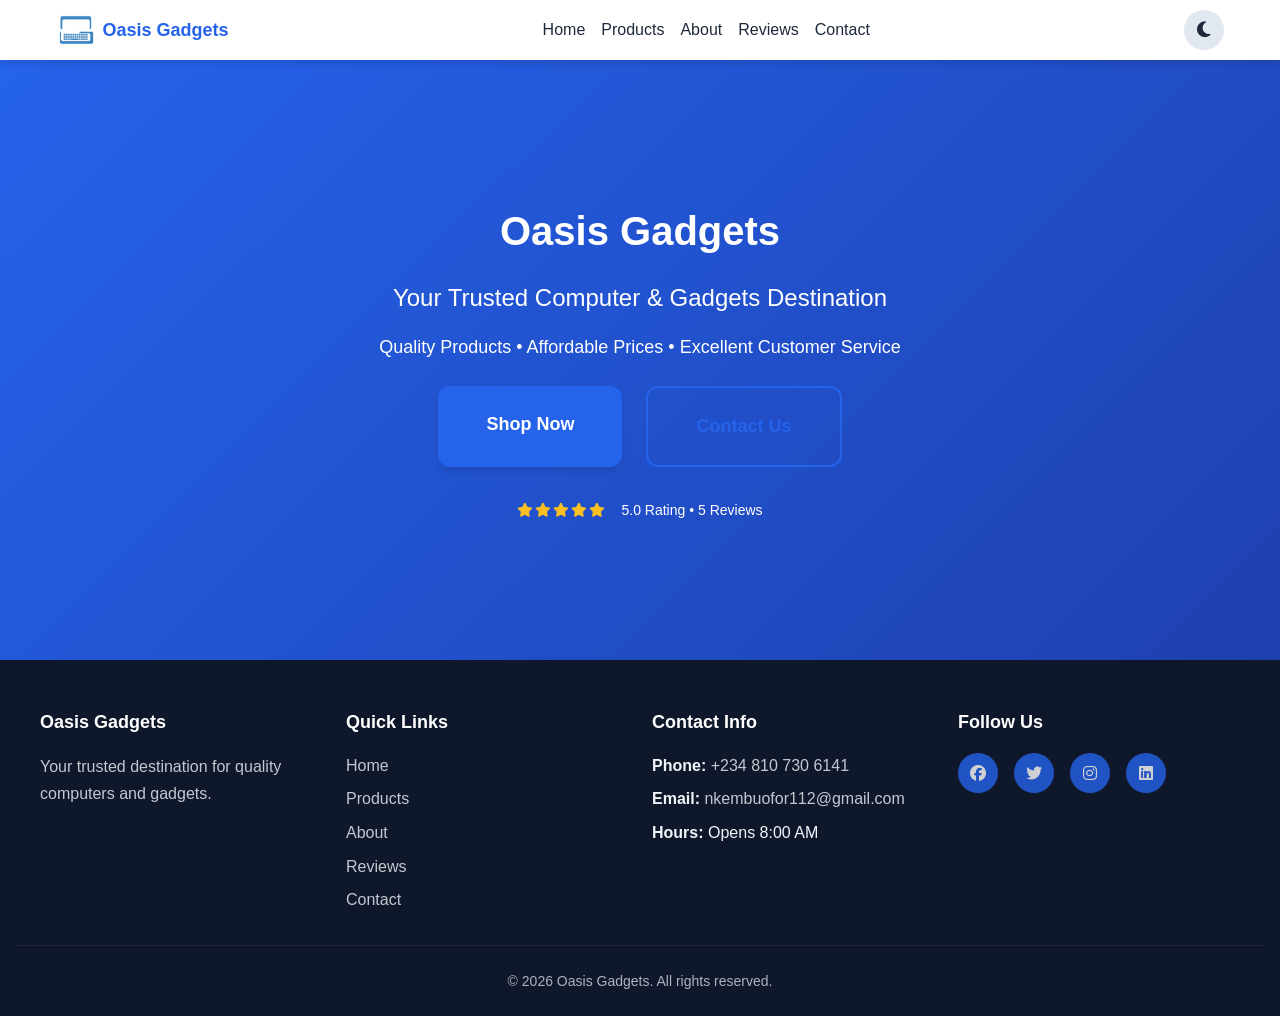
<file: index.html>
<!DOCTYPE html>
<html lang="en">
<head>
    <!-- ===== META TAGS & SEO ===== -->
    <meta charset="UTF-8">
    <meta name="viewport" content="width=device-width, initial-scale=1.0">
    <meta name="description" content="Oasis Gadgets - Your trusted computer and gadgets destination. Quality products, affordable prices, excellent customer service.">
    <meta name="keywords" content="computers, gadgets, laptops, smartphones, accessories, Nigeria">
    <meta name="author" content="Oasis Gadgets">
    <meta name="theme-color" content="#2563eb">
    <meta property="og:title" content="Oasis Gadgets">
    <meta property="og:description" content="Your trusted computer and gadgets destination">
    <meta property="og:type" content="business.business">
    <title>Oasis Gadgets - Home</title>
    <link rel="stylesheet" href="style.css">
    <link rel="stylesheet" href="https://cdnjs.cloudflare.com/ajax/libs/font-awesome/6.4.0/css/all.min.css">
</head>
<body>
    <nav class="navbar">
        <div class="nav-container">
            <div class="nav-logo">
                <img src="Laptops_as_low_as_150k-removebg-preview.png" alt="Oasis Gadgets logo">
                <span>Oasis Gadgets</span>
            </div>
            <ul class="nav-menu" id="navMenu">
                <li class="nav-item"><a href="
                    index.html" class="nav-link active">Home</a></li>
                <li class="nav-item"><a href="product.html" class="nav-link">Products</a></li>
                <li class="nav-item"><a href="about.html" class="nav-link">About</a></li>
                <li class="nav-item"><a href="review.html" class="nav-link">Reviews</a></li>
                <li class="nav-item"><a href="contact.html" class="nav-link">Contact</a></li>
                <li class="nav-item mobile-theme-item"><button class="theme-toggle mobile-theme-toggle" id="themeToggleMobile" aria-label="Toggle dark mode"><i class="fas fa-moon"></i></button></li>
            </ul>
            <button class="theme-toggle desktop-theme-toggle" id="themeToggle" aria-label="Toggle dark mode"><i class="fas fa-moon"></i></button>
            <button class="hamburger" id="hamburger" aria-label="Toggle navigation menu"><span></span><span></span><span></span></button>
        </div>
    </nav>

    <section id="home" class="hero">
        <div class="hero-content">
            <h1 class="hero-title">Oasis Gadgets</h1>
            <p class="hero-tagline">Your Trusted Computer & Gadgets Destination</p>
            <p class="hero-subtitle">Quality Products • Affordable Prices • Excellent Customer Service</p>
            <div class="hero-buttons">
                <a href="product.html" class="btn btn-primary">Shop Now</a>
                <a href="contact.html" class="btn btn-secondary">Contact Us</a>
            </div>
            <div class="rating-badge">
                <div class="stars">
                    <i class="fas fa-star"></i>
                    <i class="fas fa-star"></i>
                    <i class="fas fa-star"></i>
                    <i class="fas fa-star"></i>
                    <i class="fas fa-star"></i>
                </div>
                <span>5.0 Rating • 5 Reviews</span>
            </div>
        </div>
    </section>

    <footer class="footer"><div class="footer-content"><div class="footer-section"><h4>Oasis Gadgets</h4><p>Your trusted destination for quality computers and gadgets.</p></div><div class="footer-section"><h4>Quick Links</h4><ul><li><a href="home.html">Home</a></li><li><a href="product.html">Products</a></li><li><a href="about.html">About</a></li><li><a href="review.html">Reviews</a></li><li><a href="contact.html">Contact</a></li></ul></div><div class="footer-section"><h4>Contact Info</h4><ul><li><strong>Phone:</strong> <a href="tel:+2348107306141">+234 810 730 6141</a></li><li><strong>Email:</strong> <a href="mailto:nkembuofor112@gmail.com">nkembuofor112@gmail.com</a></li><li><strong>Hours:</strong> Opens 8:00 AM</li></ul></div><div class="footer-section"><h4>Follow Us</h4><div class="social-links"><a href="https://facebook.com" target="_blank" rel="noopener noreferrer" aria-label="Facebook"><i class="fab fa-facebook"></i></a><a href="https://twitter.com" target="_blank" rel="noopener noreferrer" aria-label="Twitter"><i class="fab fa-twitter"></i></a><a href="https://instagram.com" target="_blank" rel="noopener noreferrer" aria-label="Instagram"><i class="fab fa-instagram"></i></a><a href="https://linkedin.com" target="_blank" rel="noopener noreferrer" aria-label="LinkedIn"><i class="fab fa-linkedin"></i></a></div></div></div><div class="footer-bottom"><p>&copy; 2026 Oasis Gadgets. All rights reserved.</p></div></footer>
    <script src="main.js"></script>
</body>
</html>
</file>
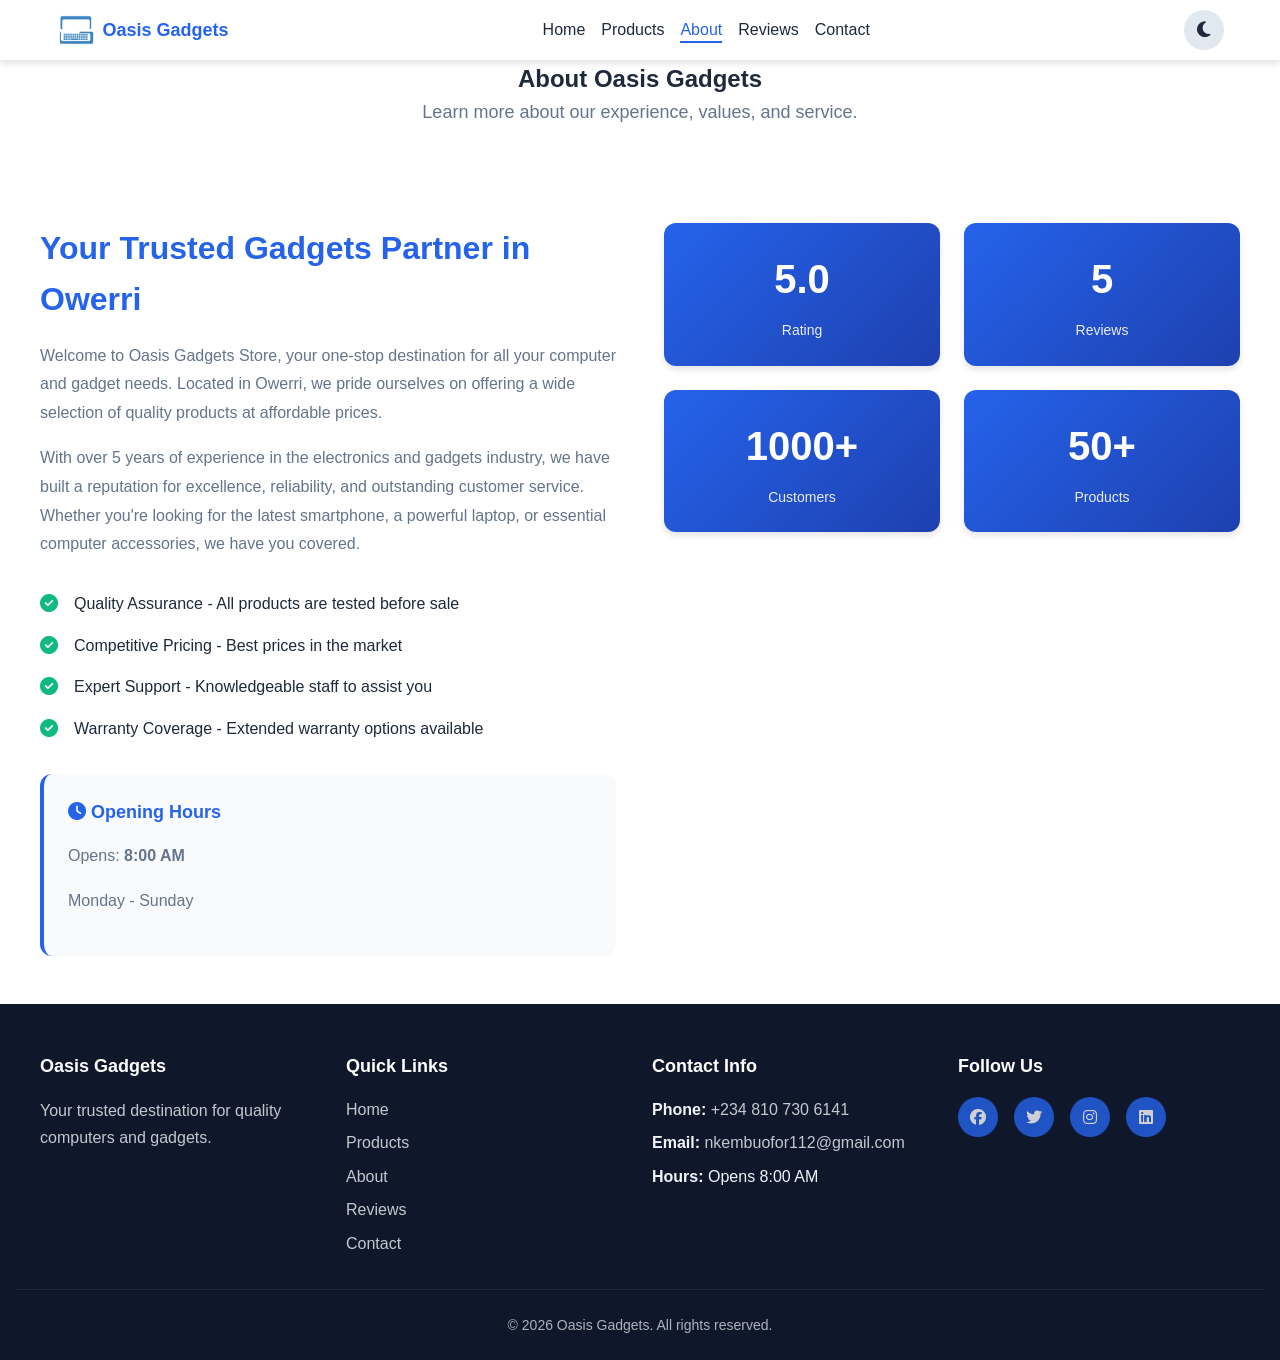
<file: about.html>
<!DOCTYPE html>
<html lang="en">
<head>
    <meta charset="UTF-8">
    <meta name="viewport" content="width=device-width, initial-scale=1.0">
    <meta name="description" content="About Oasis Gadgets.">
    <meta name="theme-color" content="#2563eb">
    <title>Oasis Gadgets - About</title>
    <link rel="stylesheet" href="style.css">
    <link rel="stylesheet" href="https://cdnjs.cloudflare.com/ajax/libs/font-awesome/6.4.0/css/all.min.css">
</head>
<body>
    <nav class="navbar">
        <div class="nav-container">
            <div class="nav-logo"><img src="Laptops_as_low_as_150k-removebg-preview.png" alt="Oasis Gadgets logo"><span>Oasis Gadgets</span></div>
            <ul class="nav-menu" id="navMenu">
                <li class="nav-item"><a href="home.html" class="nav-link">Home</a></li>
                <li class="nav-item"><a href="product.html" class="nav-link">Products</a></li>
                <li class="nav-item"><a href="about.html" class="nav-link active">About</a></li>
                <li class="nav-item"><a href="review.html" class="nav-link">Reviews</a></li>
                <li class="nav-item"><a href="contact.html" class="nav-link">Contact</a></li>
                <li class="nav-item mobile-theme-item"><button class="theme-toggle mobile-theme-toggle" id="themeToggleMobile" aria-label="Toggle dark mode"><i class="fas fa-moon"></i></button></li>
            </ul>
            <button class="theme-toggle desktop-theme-toggle" id="themeToggle" aria-label="Toggle dark mode"><i class="fas fa-moon"></i></button>
            <button class="hamburger" id="hamburger" aria-label="Toggle navigation menu"><span></span><span></span><span></span></button>
        </div>
    </nav>

    <section class="section-header page-header">
        <h1>About Oasis Gadgets</h1>
        <p>Learn more about our experience, values, and service.</p>
    </section>

    <section class="about">
        <div class="about-content">
            <div class="about-text">
                <h3>Your Trusted Gadgets Partner in Owerri</h3>
                <p>Welcome to Oasis Gadgets Store, your one-stop destination for all your computer and gadget needs. Located in Owerri, we pride ourselves on offering a wide selection of quality products at affordable prices.</p>
                <p>With over 5 years of experience in the electronics and gadgets industry, we have built a reputation for excellence, reliability, and outstanding customer service. Whether you're looking for the latest smartphone, a powerful laptop, or essential computer accessories, we have you covered.</p>
                <div class="about-features">
                    <div class="feature"><i class="fas fa-check-circle"></i><span>Quality Assurance - All products are tested before sale</span></div>
                    <div class="feature"><i class="fas fa-check-circle"></i><span>Competitive Pricing - Best prices in the market</span></div>
                    <div class="feature"><i class="fas fa-check-circle"></i><span>Expert Support - Knowledgeable staff to assist you</span></div>
                    <div class="feature"><i class="fas fa-check-circle"></i><span>Warranty Coverage - Extended warranty options available</span></div>
                </div>
                <div class="opening-hours"><h4><i class="fas fa-clock"></i> Opening Hours</h4><p>Opens: <strong>8:00 AM</strong></p><p>Monday - Sunday</p></div>
            </div>
            <div class="about-stats">
                <div class="stat"><span class="stat-number">5.0</span><span class="stat-label">Rating</span></div>
                <div class="stat"><span class="stat-number">5</span><span class="stat-label">Reviews</span></div>
                <div class="stat"><span class="stat-number">1000+</span><span class="stat-label">Customers</span></div>
                <div class="stat"><span class="stat-number">50+</span><span class="stat-label">Products</span></div>
            </div>
        </div>
    </section>

    <footer class="footer"><div class="footer-content"><div class="footer-section"><h4>Oasis Gadgets</h4><p>Your trusted destination for quality computers and gadgets.</p></div><div class="footer-section"><h4>Quick Links</h4><ul><li><a href="home.html">Home</a></li><li><a href="product.html">Products</a></li><li><a href="about.html">About</a></li><li><a href="review.html">Reviews</a></li><li><a href="contact.html">Contact</a></li></ul></div><div class="footer-section"><h4>Contact Info</h4><ul><li><strong>Phone:</strong> <a href="tel:+2348107306141">+234 810 730 6141</a></li><li><strong>Email:</strong> <a href="mailto:nkembuofor112@gmail.com">nkembuofor112@gmail.com</a></li><li><strong>Hours:</strong> Opens 8:00 AM</li></ul></div><div class="footer-section"><h4>Follow Us</h4><div class="social-links"><a href="https://facebook.com" target="_blank" rel="noopener noreferrer" aria-label="Facebook"><i class="fab fa-facebook"></i></a><a href="https://twitter.com" target="_blank" rel="noopener noreferrer" aria-label="Twitter"><i class="fab fa-twitter"></i></a><a href="https://instagram.com" target="_blank" rel="noopener noreferrer" aria-label="Instagram"><i class="fab fa-instagram"></i></a><a href="https://linkedin.com" target="_blank" rel="noopener noreferrer" aria-label="LinkedIn"><i class="fab fa-linkedin"></i></a></div></div></div><div class="footer-bottom"><p>&copy; 2026 Oasis Gadgets. All rights reserved.</p></div></footer>
    <script src="main.js"></script>
</body>
</html>
</file>
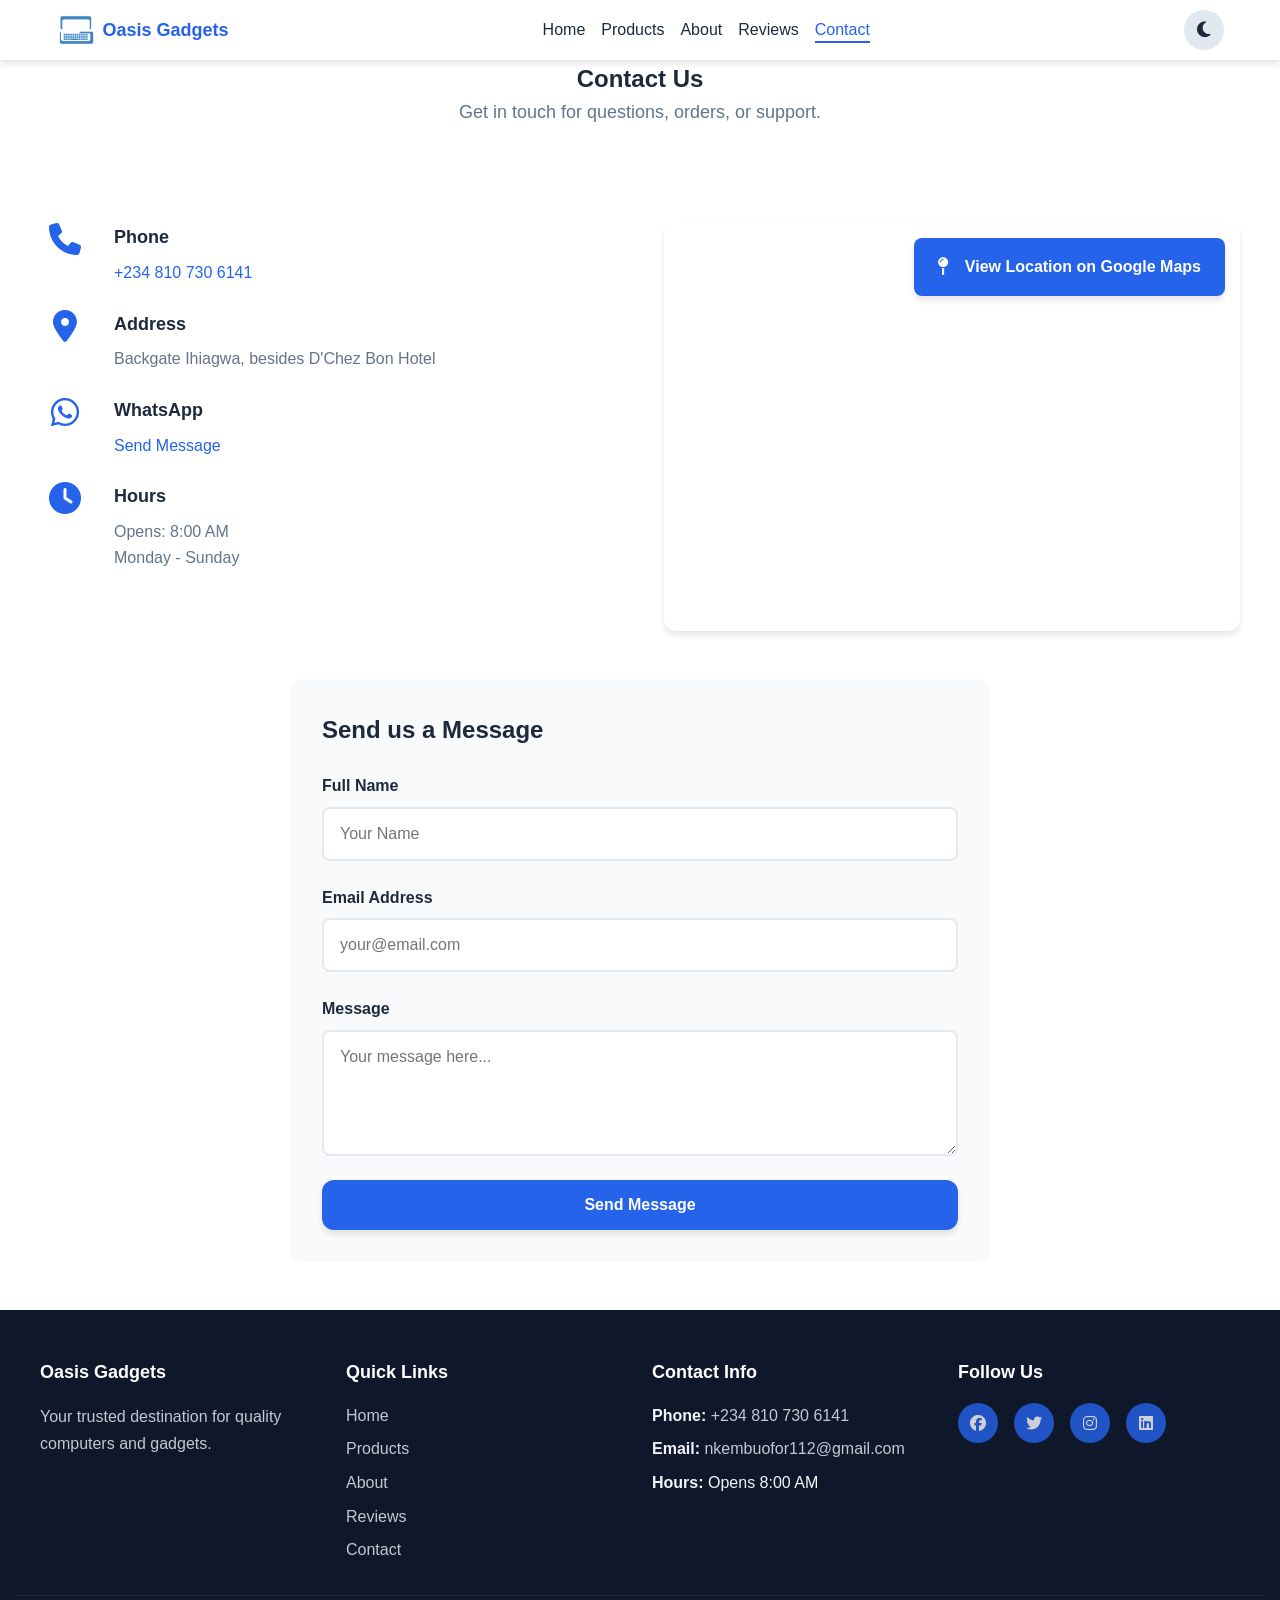
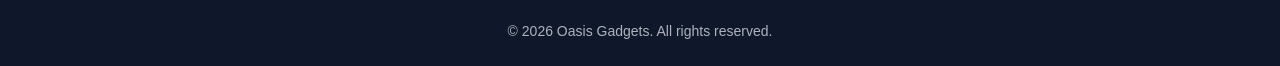
<file: contact.html>
<!DOCTYPE html>
<html lang="en">
<head>
    <meta charset="UTF-8">
    <meta name="viewport" content="width=device-width, initial-scale=1.0">
    <meta name="description" content="Contact Oasis Gadgets.">
    <meta name="theme-color" content="#2563eb">
    <title>Oasis Gadgets - Contact</title>
    <link rel="stylesheet" href="style.css">
    <link rel="stylesheet" href="https://cdnjs.cloudflare.com/ajax/libs/font-awesome/6.4.0/css/all.min.css">
</head>
<body>
    <nav class="navbar">
        <div class="nav-container">
            <div class="nav-logo"><img src="Laptops_as_low_as_150k-removebg-preview.png" alt="Oasis Gadgets logo"><span>Oasis Gadgets</span></div>
            <ul class="nav-menu" id="navMenu">
                <li class="nav-item"><a href="home.html" class="nav-link">Home</a></li>
                <li class="nav-item"><a href="product.html" class="nav-link">Products</a></li>
                <li class="nav-item"><a href="about.html" class="nav-link">About</a></li>
                <li class="nav-item"><a href="review.html" class="nav-link">Reviews</a></li>
                <li class="nav-item"><a href="contact.html" class="nav-link active">Contact</a></li>
                <li class="nav-item mobile-theme-item"><button class="theme-toggle mobile-theme-toggle" id="themeToggleMobile" aria-label="Toggle dark mode"><i class="fas fa-moon"></i></button></li>
            </ul>
            <button class="theme-toggle desktop-theme-toggle" id="themeToggle" aria-label="Toggle dark mode"><i class="fas fa-moon"></i></button>
            <button class="hamburger" id="hamburger" aria-label="Toggle navigation menu"><span></span><span></span><span></span></button>
        </div>
    </nav>

    <section class="section-header page-header">
        <h1>Contact Us</h1>
        <p>Get in touch for questions, orders, or support.</p>
    </section>

    <section class="contact">
        <div class="contact-content">
            <div class="contact-info">
                <div class="contact-item"><div class="contact-icon"><i class="fas fa-phone"></i></div><div class="contact-details"><h4>Phone</h4><a href="tel:+2348107306141">+234 810 730 6141</a></div></div>
                <div class="contact-item"><div class="contact-icon"><i class="fas fa-map-marker-alt"></i></div><div class="contact-details"><h4>Address</h4><p>Backgate Ihiagwa, besides D'Chez Bon Hotel</p></div></div>
                <div class="contact-item"><div class="contact-icon"><i class="fab fa-whatsapp"></i></div><div class="contact-details"><h4>WhatsApp</h4><a href="https://wa.me/2348107306141?text=Hello%20Oasis%20Gadgets%21%20I%20have%20a%20question%20about%20your%20products." target="_blank" rel="noopener noreferrer">Send Message</a></div></div>
                <div class="contact-item"><div class="contact-icon"><i class="fas fa-clock"></i></div><div class="contact-details"><h4>Hours</h4><p>Opens: 8:00 AM<br>Monday - Sunday</p></div></div>
            </div>
            <div class="map-container"><a href="https://maps.app.goo.gl/37957PFzNGYseha68" target="_blank" rel="noopener noreferrer" class="map-link"><i class="fas fa-map-pin"></i><span>View Location on Google Maps</span></a><iframe src="https://www.google.com/maps/embed?pb=!1m18!1m12!1m3!1d3957.892!2d6.8!3d5.5!2m3!1f0!2f0!3f0!3m2!1i1024!2i768!4f13.1!3m3!1m2!1sBackgate%20Ihiagwa%2C%20D'Chez%20Bon%20Hotel!2s5.5,-6.8!5e0!3m2!1sen!2sng!4v1234567890" width="100%" height="400" style="border:0;" allowfullscreen="" loading="lazy" referrerpolicy="no-referrer-when-downgrade"></iframe></div>
        </div>
        <div class="contact-form-container"><h3>Send us a Message</h3><form id="contactForm" class="contact-form"><div class="form-group"><label for="name">Full Name</label><input type="text" id="name" name="name" placeholder="Your Name" required><span class="error-message" id="nameError"></span></div><div class="form-group"><label for="email">Email Address</label><input type="email" id="email" name="email" placeholder="your@email.com" required><span class="error-message" id="emailError"></span></div><div class="form-group"><label for="message">Message</label><textarea id="message" name="message" placeholder="Your message here..." rows="5" required></textarea><span class="error-message" id="messageError"></span></div><button type="submit" class="btn btn-primary">Send Message</button><div class="success-message" id="successMessage"><i class="fas fa-check-circle"></i><span>Thank you! Your message has been sent successfully. We'll get back to you soon!</span></div></form></div>
    </section>

    <footer class="footer"><div class="footer-content"><div class="footer-section"><h4>Oasis Gadgets</h4><p>Your trusted destination for quality computers and gadgets.</p></div><div class="footer-section"><h4>Quick Links</h4><ul><li><a href="home.html">Home</a></li><li><a href="product.html">Products</a></li><li><a href="about.html">About</a></li><li><a href="review.html">Reviews</a></li><li><a href="contact.html">Contact</a></li></ul></div><div class="footer-section"><h4>Contact Info</h4><ul><li><strong>Phone:</strong> <a href="tel:+2348107306141">+234 810 730 6141</a></li><li><strong>Email:</strong> <a href="mailto:nkembuofor112@gmail.com">nkembuofor112@gmail.com</a></li><li><strong>Hours:</strong> Opens 8:00 AM</li></ul></div><div class="footer-section"><h4>Follow Us</h4><div class="social-links"><a href="https://facebook.com" target="_blank" rel="noopener noreferrer" aria-label="Facebook"><i class="fab fa-facebook"></i></a><a href="https://twitter.com" target="_blank" rel="noopener noreferrer" aria-label="Twitter"><i class="fab fa-twitter"></i></a><a href="https://instagram.com" target="_blank" rel="noopener noreferrer" aria-label="Instagram"><i class="fab fa-instagram"></i></a><a href="https://linkedin.com" target="_blank" rel="noopener noreferrer" aria-label="LinkedIn"><i class="fab fa-linkedin"></i></a></div></div></div><div class="footer-bottom"><p>&copy; 2026 Oasis Gadgets. All rights reserved.</p></div></footer>
    <script src="main.js"></script>
</body>
</html>
</file>
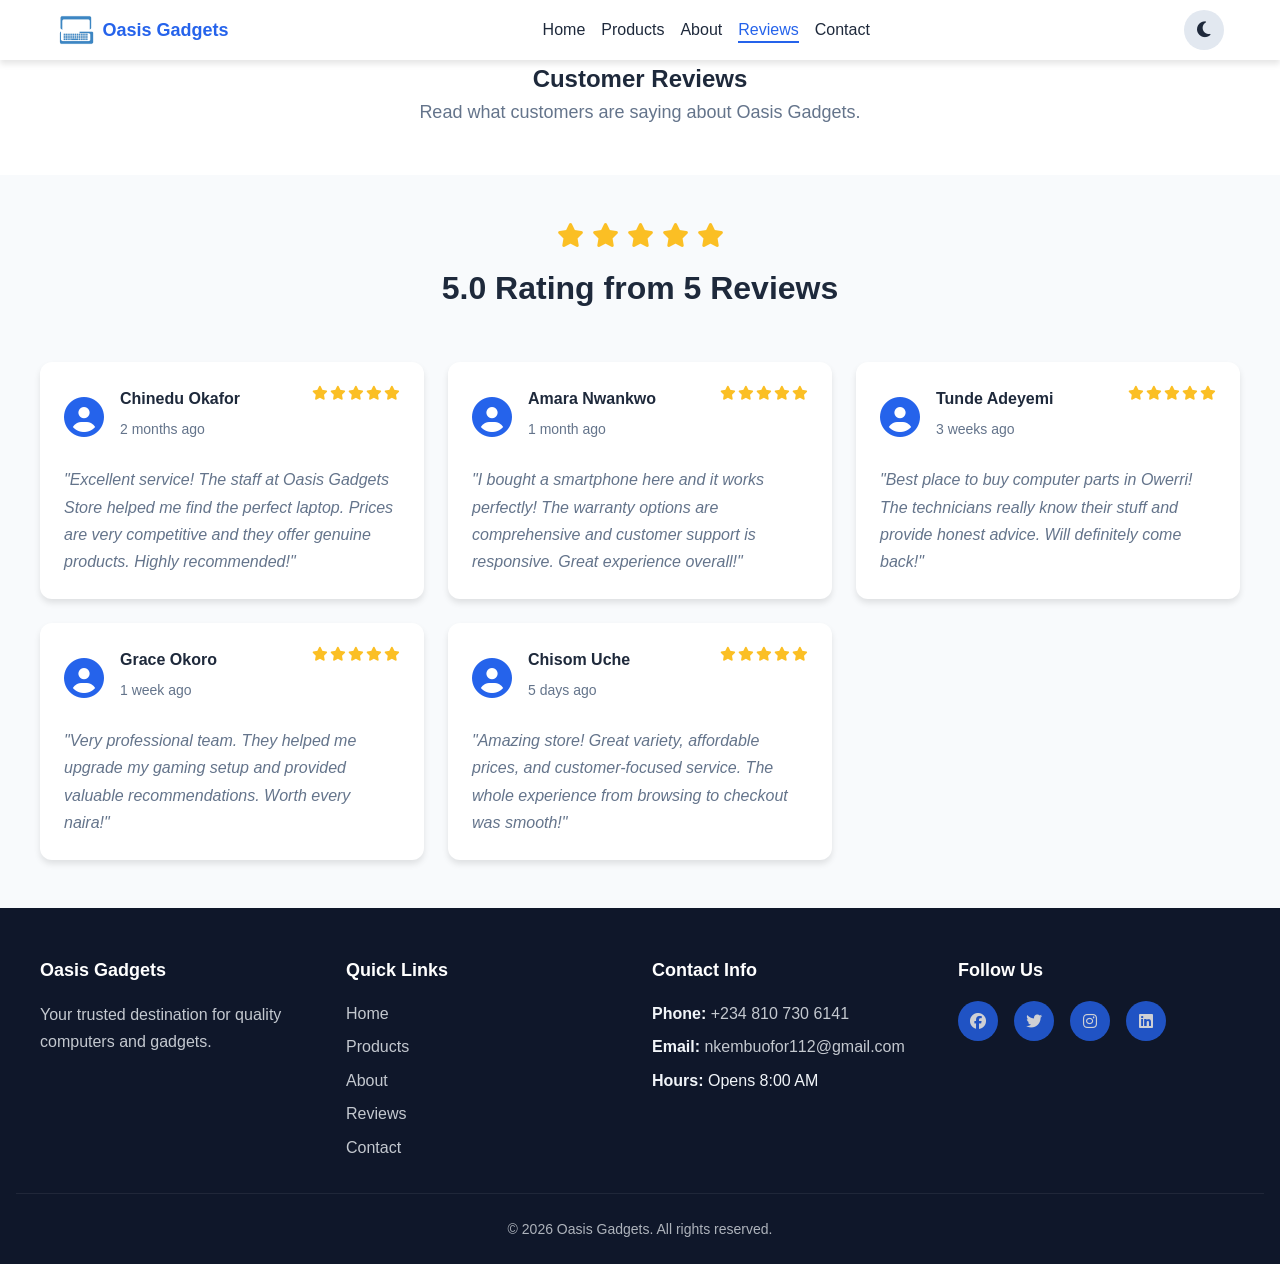
<file: review.html>
<!DOCTYPE html>
<html lang="en">
<head>
    <meta charset="UTF-8">
    <meta name="viewport" content="width=device-width, initial-scale=1.0">
    <meta name="description" content="Customer reviews for Oasis Gadgets.">
    <meta name="theme-color" content="#2563eb">
    <title>Oasis Gadgets - Reviews</title>
    <link rel="stylesheet" href="style.css">
    <link rel="stylesheet" href="https://cdnjs.cloudflare.com/ajax/libs/font-awesome/6.4.0/css/all.min.css">
</head>
<body>
    <nav class="navbar">
        <div class="nav-container">
            <div class="nav-logo"><img src="Laptops_as_low_as_150k-removebg-preview.png" alt="Oasis Gadgets logo"><span>Oasis Gadgets</span></div>
            <ul class="nav-menu" id="navMenu">
                <li class="nav-item"><a href="home.html" class="nav-link">Home</a></li>
                <li class="nav-item"><a href="product.html" class="nav-link">Products</a></li>
                <li class="nav-item"><a href="about.html" class="nav-link">About</a></li>
                <li class="nav-item"><a href="review.html" class="nav-link active">Reviews</a></li>
                <li class="nav-item"><a href="contact.html" class="nav-link">Contact</a></li>
                <li class="nav-item mobile-theme-item"><button class="theme-toggle mobile-theme-toggle" id="themeToggleMobile" aria-label="Toggle dark mode"><i class="fas fa-moon"></i></button></li>
            </ul>
            <button class="theme-toggle desktop-theme-toggle" id="themeToggle" aria-label="Toggle dark mode"><i class="fas fa-moon"></i></button>
            <button class="hamburger" id="hamburger" aria-label="Toggle navigation menu"><span></span><span></span><span></span></button>
        </div>
    </nav>

    <section class="section-header page-header">
        <h1>Customer Reviews</h1>
        <p>Read what customers are saying about Oasis Gadgets.</p>
    </section>

    <section class="reviews">
        <div class="overall-rating"><div class="rating-stars"><i class="fas fa-star"></i><i class="fas fa-star"></i><i class="fas fa-star"></i><i class="fas fa-star"></i><i class="fas fa-star"></i></div><h3>5.0 Rating from 5 Reviews</h3></div>
        <div class="reviews-grid"><div class="review-card"><div class="review-header"><div class="reviewer-info"><div class="reviewer-avatar"><i class="fas fa-user-circle"></i></div><div><h4>Chinedu Okafor</h4><span class="review-date">2 months ago</span></div></div><div class="review-rating"><i class="fas fa-star"></i><i class="fas fa-star"></i><i class="fas fa-star"></i><i class="fas fa-star"></i><i class="fas fa-star"></i></div></div><p class="review-text">"Excellent service! The staff at Oasis Gadgets Store helped me find the perfect laptop. Prices are very competitive and they offer genuine products. Highly recommended!"</p></div><div class="review-card"><div class="review-header"><div class="reviewer-info"><div class="reviewer-avatar"><i class="fas fa-user-circle"></i></div><div><h4>Amara Nwankwo</h4><span class="review-date">1 month ago</span></div></div><div class="review-rating"><i class="fas fa-star"></i><i class="fas fa-star"></i><i class="fas fa-star"></i><i class="fas fa-star"></i><i class="fas fa-star"></i></div></div><p class="review-text">"I bought a smartphone here and it works perfectly! The warranty options are comprehensive and customer support is responsive. Great experience overall!"</p></div><div class="review-card"><div class="review-header"><div class="reviewer-info"><div class="reviewer-avatar"><i class="fas fa-user-circle"></i></div><div><h4>Tunde Adeyemi</h4><span class="review-date">3 weeks ago</span></div></div><div class="review-rating"><i class="fas fa-star"></i><i class="fas fa-star"></i><i class="fas fa-star"></i><i class="fas fa-star"></i><i class="fas fa-star"></i></div></div><p class="review-text">"Best place to buy computer parts in Owerri! The technicians really know their stuff and provide honest advice. Will definitely come back!"</p></div><div class="review-card"><div class="review-header"><div class="reviewer-info"><div class="reviewer-avatar"><i class="fas fa-user-circle"></i></div><div><h4>Grace Okoro</h4><span class="review-date">1 week ago</span></div></div><div class="review-rating"><i class="fas fa-star"></i><i class="fas fa-star"></i><i class="fas fa-star"></i><i class="fas fa-star"></i><i class="fas fa-star"></i></div></div><p class="review-text">"Very professional team. They helped me upgrade my gaming setup and provided valuable recommendations. Worth every naira!"</p></div><div class="review-card"><div class="review-header"><div class="reviewer-info"><div class="reviewer-avatar"><i class="fas fa-user-circle"></i></div><div><h4>Chisom Uche</h4><span class="review-date">5 days ago</span></div></div><div class="review-rating"><i class="fas fa-star"></i><i class="fas fa-star"></i><i class="fas fa-star"></i><i class="fas fa-star"></i><i class="fas fa-star"></i></div></div><p class="review-text">"Amazing store! Great variety, affordable prices, and customer-focused service. The whole experience from browsing to checkout was smooth!"</p></div></div>
    </section>

    <footer class="footer"><div class="footer-content"><div class="footer-section"><h4>Oasis Gadgets</h4><p>Your trusted destination for quality computers and gadgets.</p></div><div class="footer-section"><h4>Quick Links</h4><ul><li><a href="home.html">Home</a></li><li><a href="product.html">Products</a></li><li><a href="about.html">About</a></li><li><a href="review.html">Reviews</a></li><li><a href="contact.html">Contact</a></li></ul></div><div class="footer-section"><h4>Contact Info</h4><ul><li><strong>Phone:</strong> <a href="tel:+2348107306141">+234 810 730 6141</a></li><li><strong>Email:</strong> <a href="mailto:nkembuofor112@gmail.com">nkembuofor112@gmail.com</a></li><li><strong>Hours:</strong> Opens 8:00 AM</li></ul></div><div class="footer-section"><h4>Follow Us</h4><div class="social-links"><a href="https://facebook.com" target="_blank" rel="noopener noreferrer" aria-label="Facebook"><i class="fab fa-facebook"></i></a><a href="https://twitter.com" target="_blank" rel="noopener noreferrer" aria-label="Twitter"><i class="fab fa-twitter"></i></a><a href="https://instagram.com" target="_blank" rel="noopener noreferrer" aria-label="Instagram"><i class="fab fa-instagram"></i></a><a href="https://linkedin.com" target="_blank" rel="noopener noreferrer" aria-label="LinkedIn"><i class="fab fa-linkedin"></i></a></div></div></div><div class="footer-bottom"><p>&copy; 2026 Oasis Gadgets. All rights reserved.</p></div></footer>
    <script src="main.js"></script>
</body>
</html>
</file>
<file: style.css>
/* ===== CSS VARIABLES & COLOR SCHEME ===== */
:root {
    /* Primary Colors */
    --primary-blue: #2563eb;
    --primary-dark: #1e40af;
    --secondary-blue: #3b82f6;
    
    /* Neutral Colors */
    --dark-bg: #0f172a;
    --light-bg: #ffffff;
    --light-gray: #f8fafc;
    --medium-gray: #e2e8f0;
    --dark-gray: #64748b;
    --text-dark: #1e293b;
    --text-light: #f1f5f9;
    
    /* Accent Colors */
    --accent-gold: #fbbf24;
    --accent-green: #10b981;
    --accent-red: #ef4444;
    
    /* Typography */
    --font-family: 'Segoe UI', Tahoma, Geneva, Verdana, sans-serif;
    --font-size-base: 16px;
    --font-size-sm: 14px;
    --font-size-lg: 18px;
    --font-size-xl: 24px;
    --font-size-2xl: 32px;
    --font-size-3xl: 40px;
    
    /* Spacing */
    --spacing-xs: 4px;
    --spacing-sm: 8px;
    --spacing-md: 16px;
    --spacing-lg: 24px;
    --spacing-xl: 32px;
    --spacing-2xl: 48px;
    
    /* Shadows */
    --shadow-sm: 0 1px 2px rgba(0, 0, 0, 0.05);
    --shadow-md: 0 4px 6px rgba(0, 0, 0, 0.1);
    --shadow-lg: 0 10px 15px rgba(0, 0, 0, 0.1);
    --shadow-xl: 0 20px 25px rgba(0, 0, 0, 0.1);
    
    /* Transitions */
    --transition: all 0.3s ease-in-out;
    --transition-fast: all 0.15s ease-in-out;
    --transition-slow: all 0.5s ease-in-out;
    
    /* Border Radius */
    --radius-sm: 4px;
    --radius-md: 8px;
    --radius-lg: 12px;
    --radius-xl: 16px;
}

/* ===== DARK MODE VARIABLES ===== */
/* Overrides for dark mode when .dark-mode class is added to html element */
html.dark-mode {
    --light-bg: #0f172a;
    --light-gray: #1e293b;
    --text-dark: #f1f5f9;
    --medium-gray: #334155;
}

/* ===== CSS RESET & BASE STYLES ===== */
* {
    margin: 0;
    padding: 0;
    box-sizing: border-box;
}

html {
    scroll-behavior: smooth;
    font-size: var(--font-size-base);
}

body {
    font-family: var(--font-family);
    background-color: var(--light-bg);
    color: var(--text-dark);
    line-height: 1.6;
    transition: var(--transition);
}

/* Remove default list styles */
ul, ol {
    list-style: none;
}

/* Remove default link styles */
a {
    text-decoration: none;
    color: inherit;
    transition: var(--transition-fast);
}

/* ===== UTILITY CLASSES ===== */
.container {
    max-width: 1200px;
    margin: 0 auto;
    padding: 0 var(--spacing-md);
}

.section-header {
    text-align: center;
    margin-bottom: var(--spacing-2xl);
}

.section-header h2 {
    font-size: var(--font-size-3xl);
    font-weight: 700;
    margin-bottom: var(--spacing-md);
    color: var(--text-dark);
}

.section-header p {
    font-size: var(--font-size-lg);
    color: var(--dark-gray);
}

/* ===== BUTTONS ===== */
.btn {
    padding: var(--spacing-md) var(--spacing-lg);
    border: none;
    border-radius: var(--radius-lg);
    font-size: var(--font-size-base);
    font-weight: 600;
    cursor: pointer;
    transition: var(--transition-fast);
    display: inline-block;
    text-align: center;
    white-space: nowrap;
}

.btn-primary {
    background-color: var(--primary-blue);
    color: var(--light-text);
    box-shadow: var(--shadow-md);
}

.btn-primary:hover {
    background-color: var(--primary-dark);
    transform: translateY(-2px);
    box-shadow: var(--shadow-lg);
}

.btn-secondary {
    background-color: transparent;
    color: var(--primary-blue);
    border: 2px solid var(--primary-blue);
}

.btn-secondary:hover {
    background-color: var(--primary-blue);
    color: var(--light-text);
    transform: translateY(-2px);
}

.btn-small {
    padding: var(--spacing-sm) var(--spacing-md);
    font-size: var(--font-size-sm);
    border-radius: var(--radius-md);
}

html.dark-mode .btn-primary {
    color: var(--text-light);
}

html.dark-mode .btn-secondary {
    color: var(--secondary-blue);
}

html.dark-mode .btn-secondary:hover {
    color: var(--text-light);
}

/* ===== NAVIGATION BAR ===== */
.navbar {
    background-color: var(--light-bg);
    box-shadow: var(--shadow-md);
    position: sticky;
    top: 0;
    z-index: 1000;
    transition: var(--transition);
}

.nav-container {
    max-width: 1200px;
    margin: 0 auto;
    padding: 10px var(--spacing-md);
    display: flex;
    justify-content: space-between;
    align-items: center;
}

.nav-logo {
    display: inline-flex;
    align-items: center;
    gap: 0.4rem;
    font-size: var(--font-size-lg);
    font-weight: 700;
    color: var(--primary-blue);
    flex-shrink: 0;
}

.nav-logo img {
    height: 40px;
    width: auto;
    max-width: 180px;
    object-fit: contain;
    display: block;
}

.nav-logo span {
    white-space: nowrap;
    display: inline-block;
}

.nav-menu {
    display: flex;
    gap: var(--spacing-md);
    align-items: center;
}

.nav-link {
    color: var(--text-dark);
    font-weight: 500;
    position: relative;
    transition: var(--transition-fast);
}

.nav-link:hover,
.nav-link.active {
    color: var(--primary-blue);
}

.nav-link.active::after {
    content: '';
    position: absolute;
    bottom: -5px;
    left: 0;
    width: 100%;
    height: 2px;
    background-color: var(--primary-blue);
}

.nav-menu .mobile-theme-item {
    display: none;
}

/* Dark mode nav styles */
html.dark-mode .nav-link {
    color: var(--text-light);
}

/* Theme Toggle Button */
.theme-toggle {
    background-color: var(--medium-gray);
    color: var(--text-dark);
    border: none;
    border-radius: 50%;
    width: 40px;
    height: 40px;
    display: flex;
    align-items: center;
    justify-content: center;
    cursor: pointer;
    font-size: var(--font-size-lg);
    transition: var(--transition-fast);
}

.theme-toggle:hover {
    background-color: var(--primary-blue);
    color: white;
}

html.dark-mode .theme-toggle {
    background-color: var(--medium-gray);
    color: var(--text-light);
}

/* Hamburger Menu (hidden by default) */
.hamburger {
    display: none;
    flex-direction: column;
    background: none;
    border: none;
    cursor: pointer;
    gap: 5px;
}

.hamburger span {
    width: 25px;
    height: 3px;
    background-color: var(--text-dark);
    border-radius: 2px;
    transition: var(--transition-fast);
}

html.dark-mode .hamburger span {
    background-color: var(--text-light);
}

.hamburger.active span:nth-child(1) {
    transform: rotate(45deg) translate(10px, 10px);
}

.hamburger.active span:nth-child(2) {
    opacity: 0;
}

.hamburger.active span:nth-child(3) {
    transform: rotate(-45deg) translate(7px, -7px);
}

/* ===== HERO SECTION ===== */
.hero {
    background: linear-gradient(135deg, var(--primary-blue) 0%, var(--primary-dark) 100%);
    color: white;
    padding: var(--spacing-2xl) var(--spacing-md);
    text-align: center;
    min-height: 600px;
    display: flex;
    align-items: center;
    justify-content: center;
}

.hero-content {
    max-width: 800px;
}

.hero-title {
    font-size: var(--font-size-3xl);
    font-weight: 700;
    margin-bottom: var(--spacing-md);
    animation: fadeInDown 0.8s ease-in-out;
}

.hero-tagline {
    font-size: var(--font-size-xl);
    margin-bottom: var(--spacing-md);
    opacity: 0.95;
    animation: fadeInUp 0.8s ease-in-out 0.2s both;
}

.hero-subtitle {
    font-size: var(--font-size-lg);
    margin-bottom: var(--spacing-lg);
    opacity: 0.9;
    animation: fadeInUp 0.8s ease-in-out 0.4s both;
}

.hero-buttons {
    display: flex;
    gap: var(--spacing-lg);
    justify-content: center;
    flex-wrap: wrap;
    margin-bottom: var(--spacing-xl);
    animation: fadeInUp 0.8s ease-in-out 0.6s both;
}

.hero-buttons .btn {
    font-size: var(--font-size-lg);
    padding: var(--spacing-lg) var(--spacing-2xl);
}

.rating-badge {
    display: flex;
    align-items: center;
    gap: var(--spacing-md);
    justify-content: center;
    font-size: var(--font-size-sm);
    animation: fadeInUp 0.8s ease-in-out 0.8s both;
}

.stars {
    display: flex;
    gap: 2px;
    color: var(--accent-gold);
}

/* ===== ANIMATIONS ===== */
@keyframes fadeInDown {
    from {
        opacity: 0;
        transform: translateY(-30px);
    }
    to {
        opacity: 1;
        transform: translateY(0);
    }
}

@keyframes fadeInUp {
    from {
        opacity: 0;
        transform: translateY(30px);
    }
    to {
        opacity: 1;
        transform: translateY(0);
    }
}

/* ===== HOME HIGHLIGHTS ===== */
.home-features {
    padding: var(--spacing-2xl) var(--spacing-md);
    background-color: var(--light-bg);
}

.features-container {
    max-width: 1100px;
    margin: 0 auto;
    display: grid;
    grid-template-columns: repeat(3, 1fr);
    gap: var(--spacing-lg);
}

.feature-card {
    background: linear-gradient(180deg, var(--light-gray) 0%, var(--light-bg) 100%);
    border: 1px solid var(--medium-gray);
    border-radius: var(--radius-lg);
    padding: var(--spacing-xl);
    text-align: center;
    box-shadow: var(--shadow-sm);
}

.feature-card i {
    font-size: var(--font-size-2xl);
    color: var(--primary-blue);
    margin-bottom: var(--spacing-md);
}

.feature-card h3 {
    font-size: var(--font-size-xl);
    margin-bottom: var(--spacing-sm);
    color: var(--text-dark);
}

.feature-card p {
    color: var(--dark-gray);
    line-height: 1.7;
}

/* ===== PRODUCTS SECTION ===== */
.products {
    padding: var(--spacing-2xl) var(--spacing-md);
    background-color: var(--light-gray);
}

.products-grid {
    display: grid;
    grid-template-columns: repeat(auto-fit, minmax(300px, 1fr));
    gap: var(--spacing-lg);
    max-width: 1200px;
    margin: 0 auto;
}

.product-card {
    background-color: var(--light-bg);
    border-radius: var(--radius-lg);
    overflow: hidden;
    box-shadow: var(--shadow-md);
    transition: var(--transition);
    cursor: pointer;
}

.product-card:hover {
    transform: translateY(-8px);
    box-shadow: var(--shadow-xl);
}

.product-image {
    width: 100%;
    height: 250px;
    overflow: hidden;
    background-color: var(--medium-gray);
}

.product-image img {
    width: 100%;
    height: 100%;
    object-fit: cover;
    transition: var(--transition);
}

.product-card:hover .product-image img {
    transform: scale(1.05);
}

.product-info {
    padding: var(--spacing-lg);
}

.product-info h3 {
    font-size: var(--font-size-lg);
    margin-bottom: var(--spacing-sm);
    color: var(--text-dark);
}

.product-info p {
    font-size: var(--font-size-sm);
    color: var(--dark-gray);
    margin-bottom: var(--spacing-md);
}

.price {
    display: block;
    font-size: var(--font-size-lg);
    font-weight: 700;
    color: var(--primary-blue);
    margin-bottom: var(--spacing-md);
}

html.dark-mode .product-card {
    background-color: var(--light-gray);
}

html.dark-mode .product-info h3 {
    color: var(--text-dark);
}

/* ===== ABOUT SECTION ===== */
.about {
    padding: var(--spacing-2xl) var(--spacing-md);
    background-color: var(--light-bg);
}

.about-content {
    max-width: 1200px;
    margin: 0 auto;
    display: grid;
    grid-template-columns: 1fr 1fr;
    gap: var(--spacing-2xl);
    align-items: start;
}

.about-text h3 {
    font-size: var(--font-size-2xl);
    margin-bottom: var(--spacing-md);
    color: var(--primary-blue);
}

.about-text p {
    font-size: var(--font-size-base);
    color: var(--dark-gray);
    margin-bottom: var(--spacing-md);
    line-height: 1.8;
}

.about-features {
    margin: var(--spacing-xl) 0;
}

.feature {
    display: flex;
    align-items: center;
    gap: var(--spacing-md);
    margin-bottom: var(--spacing-md);
    color: var(--text-dark);
}

.feature i {
    color: var(--accent-green);
    font-size: var(--font-size-lg);
}

.opening-hours {
    background-color: var(--light-gray);
    padding: var(--spacing-lg);
    border-radius: var(--radius-lg);
    border-left: 4px solid var(--primary-blue);
}

.opening-hours h4 {
    color: var(--primary-blue);
    margin-bottom: var(--spacing-md);
    font-size: var(--font-size-lg);
}

.about-stats {
    display: grid;
    grid-template-columns: repeat(2, 1fr);
    gap: var(--spacing-lg);
}

.stat {
    background: linear-gradient(135deg, var(--primary-blue) 0%, var(--primary-dark) 100%);
    color: white;
    padding: var(--spacing-lg);
    border-radius: var(--radius-lg);
    text-align: center;
    box-shadow: var(--shadow-md);
}

.stat-number {
    display: block;
    font-size: var(--font-size-3xl);
    font-weight: 700;
    margin-bottom: var(--spacing-sm);
}

.stat-label {
    display: block;
    font-size: var(--font-size-sm);
    opacity: 0.9;
}

html.dark-mode .about-text p,
html.dark-mode .feature {
    color: var(--text-light);
}

html.dark-mode .opening-hours {
    background-color: var(--medium-gray);
}

/* ===== REVIEWS SECTION ===== */
.reviews {
    padding: var(--spacing-2xl) var(--spacing-md);
    background-color: var(--light-gray);
}

.overall-rating {
    text-align: center;
    margin-bottom: var(--spacing-2xl);
}

.rating-stars {
    display: flex;
    justify-content: center;
    gap: var(--spacing-sm);
    margin-bottom: var(--spacing-md);
    font-size: var(--font-size-xl);
    color: var(--accent-gold);
}

.overall-rating h3 {
    font-size: var(--font-size-2xl);
    color: var(--text-dark);
}

.reviews-grid {
    display: grid;
    grid-template-columns: repeat(auto-fit, minmax(300px, 1fr));
    gap: var(--spacing-lg);
    max-width: 1200px;
    margin: 0 auto;
}

.review-card {
    background-color: var(--light-bg);
    padding: var(--spacing-lg);
    border-radius: var(--radius-lg);
    box-shadow: var(--shadow-md);
    transition: var(--transition);
}

.review-card:hover {
    transform: translateY(-5px);
    box-shadow: var(--shadow-lg);
}

.review-header {
    display: flex;
    justify-content: space-between;
    align-items: start;
    margin-bottom: var(--spacing-md);
}

.reviewer-info {
    display: flex;
    gap: var(--spacing-md);
}

.reviewer-avatar {
    font-size: 40px;
    color: var(--primary-blue);
}

.reviewer-info h4 {
    font-size: var(--font-size-base);
    margin-bottom: var(--spacing-xs);
    color: var(--text-dark);
}

.review-date {
    font-size: var(--font-size-sm);
    color: var(--dark-gray);
}

.review-rating {
    display: flex;
    gap: 2px;
    color: var(--accent-gold);
    font-size: var(--font-size-sm);
}

.review-text {
    font-size: var(--font-size-base);
    color: var(--dark-gray);
    line-height: 1.7;
    font-style: italic;
}

html.dark-mode .review-card {
    background-color: var(--light-gray);
}

html.dark-mode .reviewer-info h4,
html.dark-mode .review-text {
    color: var(--text-light);
}

/* ===== CONTACT SECTION ===== */
.contact {
    padding: var(--spacing-2xl) var(--spacing-md);
    background-color: var(--light-bg);
}

.contact-content {
    max-width: 1200px;
    margin: 0 auto var(--spacing-2xl);
    display: grid;
    grid-template-columns: 1fr 1fr;
    gap: var(--spacing-2xl);
}

.contact-info {
    display: flex;
    flex-direction: column;
    gap: var(--spacing-lg);
}

.contact-item {
    display: flex;
    gap: var(--spacing-lg);
    align-items: flex-start;
}

.contact-icon {
    font-size: var(--font-size-2xl);
    color: var(--primary-blue);
    min-width: 50px;
    display: flex;
    align-items: center;
    justify-content: center;
}

.contact-details h4 {
    color: var(--text-dark);
    margin-bottom: var(--spacing-sm);
    font-size: var(--font-size-lg);
}

.contact-details p,
.contact-details a {
    color: var(--dark-gray);
    font-size: var(--font-size-base);
    line-height: 1.6;
}

.contact-details a {
    color: var(--primary-blue);
    font-weight: 500;
}

.contact-details a:hover {
    text-decoration: underline;
}

.map-container {
    border-radius: var(--radius-lg);
    overflow: hidden;
    box-shadow: var(--shadow-md);
    position: relative;
}

.map-link {
    position: absolute;
    top: 15px;
    right: 15px;
    background-color: var(--primary-blue);
    color: white;
    padding: var(--spacing-md) var(--spacing-lg);
    border-radius: var(--radius-md);
    display: flex;
    align-items: center;
    gap: var(--spacing-md);
    font-weight: 600;
    z-index: 10;
    transition: var(--transition-fast);
    box-shadow: var(--shadow-md);
}

.map-link:hover {
    background-color: var(--primary-dark);
    transform: translateY(-2px);
    box-shadow: var(--shadow-lg);
}

.map-link i {
    font-size: var(--font-size-lg);
}

.map-container iframe {
    border-radius: var(--radius-lg);
}

/* Contact Form Container */
.contact-form-container {
    max-width: 700px;
    margin: 0 auto;
    background-color: var(--light-gray);
    padding: var(--spacing-xl);
    border-radius: var(--radius-lg);
}

.contact-form-container h3 {
    font-size: var(--font-size-xl);
    margin-bottom: var(--spacing-lg);
    color: var(--text-dark);
}

.contact-form {
    display: flex;
    flex-direction: column;
    gap: var(--spacing-lg);
}

.form-group {
    display: flex;
    flex-direction: column;
    gap: var(--spacing-sm);
}

.form-group label {
    font-weight: 600;
    color: var(--text-dark);
    font-size: var(--font-size-base);
}

.form-group input,
.form-group textarea {
    padding: var(--spacing-md);
    border: 2px solid var(--medium-gray);
    border-radius: var(--radius-md);
    font-family: var(--font-family);
    font-size: var(--font-size-base);
    color: var(--text-dark);
    background-color: var(--light-bg);
    transition: var(--transition-fast);
}

.form-group input:focus,
.form-group textarea:focus {
    outline: none;
    border-color: var(--primary-blue);
    box-shadow: 0 0 0 3px rgba(37, 99, 235, 0.1);
}

.form-group textarea {
    resize: vertical;
    min-height: 120px;
}

.error-message {
    color: var(--accent-red);
    font-size: var(--font-size-sm);
    display: none;
}

.form-group.error input,
.form-group.error textarea {
    border-color: var(--accent-red);
}

.form-group.error .error-message {
    display: block;
}

.success-message {
    background-color: var(--accent-green);
    color: white;
    padding: var(--spacing-md);
    border-radius: var(--radius-md);
    display: flex;
    align-items: center;
    gap: var(--spacing-md);
    font-weight: 500;
    display: none;
}

.success-message.show {
    display: flex;
    animation: slideInUp 0.5s ease-in-out;
}

@keyframes slideInUp {
    from {
        opacity: 0;
        transform: translateY(20px);
    }
    to {
        opacity: 1;
        transform: translateY(0);
    }
}

html.dark-mode .contact-form-container {
    background-color: var(--medium-gray);
}

html.dark-mode .form-group input,
html.dark-mode .form-group textarea {
    background-color: var(--dark-bg);
    color: var(--text-light);
    border-color: var(--medium-gray);
}

html.dark-mode .contact-details a {
    color: var(--secondary-blue);
}

html.dark-mode .contact-details p {
    color: var(--text-light);
}

html.dark-mode .contact-form-container h3,
html.dark-mode .form-group label {
    color: var(--text-light);
}

/* ===== FOOTER ===== */
.footer {
    background-color: var(--dark-bg);
    color: var(--text-light);
    padding: var(--spacing-2xl) var(--spacing-md) var(--spacing-lg);
}

.footer-content {
    max-width: 1200px;
    margin: 0 auto;
    display: grid;
    grid-template-columns: repeat(auto-fit, minmax(250px, 1fr));
    gap: var(--spacing-lg);
    margin-bottom: var(--spacing-xl);
}

.footer-section h4 {
    color: var(--light-text);
    margin-bottom: var(--spacing-md);
    font-size: var(--font-size-lg);
    font-weight: 600;
}

.footer-section p {
    color: var(--text-light);
    opacity: 0.8;
    margin-bottom: var(--spacing-md);
    line-height: 1.7;
}

.footer-section ul {
    display: flex;
    flex-direction: column;
    gap: var(--spacing-sm);
}

.footer-section a {
    color: var(--text-light);
    opacity: 0.8;
    transition: var(--transition-fast);
}

.footer-section a:hover {
    opacity: 1;
    color: var(--secondary-blue);
}

.social-links {
    display: flex;
    gap: var(--spacing-md);
    margin-top: var(--spacing-md);
}

.social-links a {
    width: 40px;
    height: 40px;
    border-radius: 50%;
    background-color: var(--primary-blue);
    display: flex;
    align-items: center;
    justify-content: center;
    color: white;
    transition: var(--transition-fast);
}

.social-links a:hover {
    background-color: var(--secondary-blue);
    transform: translateY(-3px);
    opacity: 1;
}

.footer-bottom {
    text-align: center;
    padding-top: var(--spacing-lg);
    border-top: 1px solid rgba(255, 255, 255, 0.1);
    color: var(--text-light);
    opacity: 0.7;
    font-size: var(--font-size-sm);
}

/* ===== RESPONSIVE DESIGN ===== */
/* Tablet (768px and below) */
@media (max-width: 768px) {
    /* Navigation */
    .nav-container {
        padding: 8px 12px;
    }

    .nav-logo {
        font-size: 0.95rem;
    }

    .nav-logo img {
        height: 34px;
    }

    .nav-menu {
        position: fixed;
        left: -100%;
        top: 54px;
        flex-direction: column;
        background-color: var(--light-bg);
        width: 100%;
        text-align: center;
        transition: 0.3s;
        box-shadow: var(--shadow-md);
        padding: var(--spacing-md) 0;
        gap: var(--spacing-sm);
    }

    .nav-menu.active {
        left: 0;
    }

    .nav-menu .mobile-theme-item {
        display: block;
    }

    .nav-menu .mobile-theme-toggle {
        display: flex;
        margin-top: var(--spacing-sm);
    }

    .desktop-theme-toggle {
        display: none;
    }

    .hamburger {
        display: flex;
    }

    /* Hero */
    .hero {
        padding: var(--spacing-xl) var(--spacing-md);
        min-height: 500px;
    }

    .hero-title {
        font-size: var(--font-size-2xl);
    }

    .hero-tagline {
        font-size: var(--font-size-lg);
    }

    .hero-buttons {
        gap: var(--spacing-md);
    }

    /* Home Highlights */
    .features-container {
        grid-template-columns: repeat(2, 1fr);
    }

    /* About */
    .about-content {
        grid-template-columns: 1fr;
    }

    .about-stats {
        grid-template-columns: repeat(2, 1fr);
    }

    /* Contact */
    .contact-content {
        grid-template-columns: 1fr;
    }

    /* Products */
    .products-grid {
        grid-template-columns: repeat(2, 1fr);
    }

    /* Footer */
    .footer-content {
        grid-template-columns: repeat(2, 1fr);
    }
}

/* Mobile (375px and below) */
@media (max-width: 375px) {
    /* Base font size */
    :root {
        --font-size-base: 14px;
        --font-size-lg: 16px;
        --font-size-xl: 20px;
        --font-size-2xl: 28px;
        --font-size-3xl: 32px;
    }

    /* Navigation */
    .nav-logo span {
        display: none;
    }

    /* Hero */
    .hero-title {
        font-size: var(--font-size-2xl);
    }

    .hero-buttons {
        flex-direction: column;
        align-items: stretch;
    }

    .hero-buttons .btn {
        width: 100%;
    }

    /* Home Highlights */
    .features-container {
        grid-template-columns: 1fr;
    }

    .feature-card {
        padding: var(--spacing-lg);
    }

    /* Products Grid */
    .products-grid {
        grid-template-columns: 1fr;
        gap: var(--spacing-md);
    }

    /* About Stats */
    .about-stats {
        grid-template-columns: 1fr;
    }

    /* Section Headers */
    .section-header h2 {
        font-size: var(--font-size-xl);
    }

    /* Footer */
    .footer-content {
        grid-template-columns: 1fr;
        gap: var(--spacing-md);
    }

    /* Contact Form */
    .contact-form-container {
        padding: var(--spacing-lg);
    }

    /* Reviews Grid */
    .reviews-grid {
        grid-template-columns: 1fr;
    }
}

/* Extra Small (max 320px) */
@media (max-width: 320px) {
    .hero-buttons {
        gap: var(--spacing-sm);
    }

    .contact-item {
        flex-direction: column;
    }

    .contact-icon {
        min-width: auto;
    }
}

/* ===== UTILITY: Light Text Color ===== */
:root {
    --light-text: #ffffff;
}
</file>
